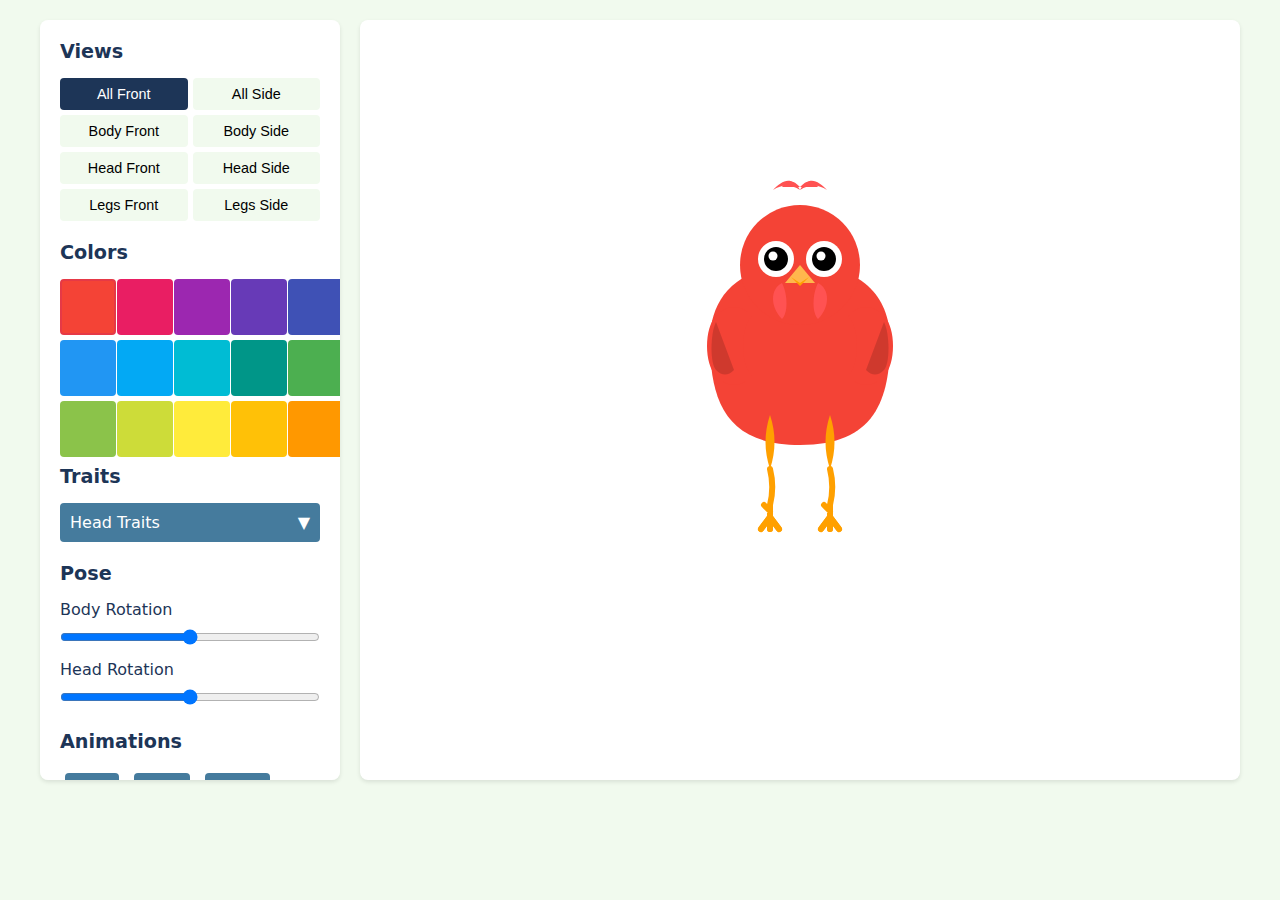
<file: character-lab.html>
<!DOCTYPE html>
<html lang="en">
<head>
    <meta charset="UTF-8">
    <meta name="viewport" content="width=device-width, initial-scale=1.0">
    <title>Chicken Character Lab</title>
    <link rel="icon" href="data:;base64,iVBORw0KGgo=">
    <style>
        :root {
            --primary-color: #457b9d;
            --secondary-color: #1d3557;
            --accent-color: #e63946;
            --light-color: #f1faee;
            --panel-bg: #ffffff;
        }

        body {
            margin: 0;
            padding: 20px;
            font-family: system-ui, -apple-system, sans-serif;
            background-color: var(--light-color);
        }

        .container {
            display: grid;
            grid-template-columns: 300px 1fr;
            gap: 20px;
            max-width: 1200px;
            margin: 0 auto;
        }

        .controls {
            background: var(--panel-bg);
            padding: 20px;
            border-radius: 8px;
            box-shadow: 0 2px 4px rgba(0,0,0,0.1);
            max-height: 80vh;
            overflow-y: auto;
        }

        .preview {
            background: var(--panel-bg);
            padding: 20px;
            border-radius: 8px;
            box-shadow: 0 2px 4px rgba(0,0,0,0.1);
            display: flex;
            flex-direction: column;
        }

        h2 {
            margin-top: 0;
            margin-bottom: 15px;
            font-size: 1.2em;
            color: var(--secondary-color);
        }

        .control-group {
            margin-bottom: 20px;
        }

        .color-picker {
            display: grid;
            grid-template-columns: repeat(5, 1fr);
            gap: 5px;
        }

        .color-swatch {
            width: 100%;
            aspect-ratio: 1;
            border-radius: 4px;
            cursor: pointer;
            border: 2px solid transparent;
            transition: all 0.2s;
        }

        .color-swatch:hover {
            transform: scale(1.1);
        }

        .color-swatch.active {
            border-color: var(--accent-color);
        }

        .button-grid {
            display: grid;
            grid-template-columns: repeat(2, 1fr);
            gap: 5px;
        }

        .view-button {
            padding: 8px;
            border: none;
            background: var(--light-color);
            border-radius: 4px;
            cursor: pointer;
            font-size: 0.9em;
            transition: all 0.2s;
        }

        .view-button:hover {
            background: var(--primary-color);
            color: white;
        }

        .view-button.active {
            background: var(--secondary-color);
            color: white;
        }

        .slider-group {
            margin: 10px 0;
        }

        .slider-group label {
            display: block;
            margin-bottom: 5px;
            color: var(--secondary-color);
        }

        .slider-control {
            width: 100%;
            margin: 5px 0;
        }

        .anim-button {
            padding: 8px 16px;
            border: none;
            background: var(--primary-color);
            color: white;
            border-radius: 4px;
            cursor: pointer;
            margin: 5px;
            transition: all 0.2s;
        }

        .anim-button:hover {
            background: var(--secondary-color);
        }

        #chicken-canvas {
            width: 100%;
            height: 600px;
            background: white;
        }

        .debug-grid {
            opacity: 0.2;
        }

        /* Accordion Styles */
        .accordion {
            margin-bottom: 10px;
        }

        .accordion-header {
            background: var(--primary-color);
            color: white;
            padding: 10px;
            border-radius: 4px;
            cursor: pointer;
            display: flex;
            justify-content: space-between;
            align-items: center;
        }

        .accordion-header:hover {
            background: var(--secondary-color);
        }

        .accordion-content {
            padding: 10px;
            border: 1px solid #ddd;
            border-top: none;
            border-radius: 0 0 4px 4px;
            display: none;
        }

        .accordion-content.active {
            display: block;
        }

        .trait-group {
            margin: 10px 0;
        }

        .trait-group label {
            display: block;
            margin-bottom: 5px;
            color: var(--secondary-color);
            font-size: 0.9em;
        }

        .trait-button {
            padding: 6px;
            border: 1px solid var(--primary-color);
            background: white;
            border-radius: 4px;
            cursor: pointer;
            font-size: 0.8em;
            transition: all 0.2s;
        }

        .trait-button:hover {
            background: var(--primary-color);
            color: white;
        }

        .trait-button.active {
            background: var(--secondary-color);
            color: white;
            border-color: var(--secondary-color);
        }

        .trait-catalog-button {
            display: block;
            width: 100%;
            padding: 8px;
            margin-top: 5px;
            background: var(--accent-color);
            color: white;
            border: none;
            border-radius: 4px;
            cursor: pointer;
            font-size: 0.9em;
            transition: all 0.2s;
        }

        .trait-catalog-button:hover {
            opacity: 0.9;
        }

        /* Modal Styles */
        .trait-modal {
            position: fixed;
            top: 0;
            left: 0;
            width: 100%;
            height: 100%;
            background: rgba(0,0,0,0.7);
            display: flex;
            justify-content: center;
            align-items: center;
            z-index: 1000;
        }

        .trait-modal-content {
            background: white;
            border-radius: 8px;
            width: 80%;
            max-width: 800px;
            max-height: 80vh;
            overflow-y: auto;
            padding: 20px;
        }

        .trait-modal-header {
            display: flex;
            justify-content: space-between;
            align-items: center;
            margin-bottom: 20px;
        }

        .trait-modal-close {
            background: var(--accent-color);
            color: white;
            border: none;
            width: 30px;
            height: 30px;
            border-radius: 50%;
            font-size: 1.2em;
            cursor: pointer;
        }

        .trait-grid {
            display: grid;
            grid-template-columns: repeat(auto-fill, minmax(180px, 1fr));
            gap: 15px;
        }

        .trait-card {
            background: white;
            border-radius: 8px;
            padding: 15px;
            cursor: pointer;
            transition: all 0.2s;
            display: flex;
            flex-direction: column;
            align-items: center;
            text-align: center;
            border: 2px solid transparent;
            box-shadow: 0 2px 5px rgba(0,0,0,0.1);
        }

        .trait-card:hover {
            transform: translateY(-5px);
            box-shadow: 0 5px 15px rgba(0,0,0,0.15);
        }

        .trait-card.active {
            border-color: var(--accent-color);
            background: rgba(230, 57, 70, 0.05);
        }

        .trait-card.not-live {
            opacity: 0.6;
            cursor: not-allowed;
        }

        .trait-card .trait-preview {
            font-size: 32px;
            margin-bottom: 10px;
            height: 60px;
            display: flex;
            align-items: center;
            justify-content: center;
        }

        .trait-card .trait-name {
            font-weight: bold;
            margin-bottom: 5px;
            color: var(--secondary-color);
        }

        .trait-card .trait-description {
            font-size: 0.9em;
            color: #666;
            margin-bottom: 8px;
        }

        .trait-card .trait-status {
            background: #f8d7da;
            color: #721c24;
            padding: 2px 8px;
            border-radius: 12px;
            font-size: 0.75em;
            margin-top: 5px;
        }

        .trait-preview-box {
            border: 1px solid #ddd;
            padding: 10px;
            margin: 5px 0;
            border-radius: 4px;
            display: flex;
            align-items: center;
            cursor: pointer;
            transition: all 0.2s;
        }

        .trait-preview-box:hover {
            background: var(--light-color);
            transform: translateY(-1px);
            box-shadow: 0 2px 4px rgba(0,0,0,0.1);
        }

        .trait-preview-box.active {
            border-color: var(--accent-color);
            background: rgba(230, 57, 70, 0.1);
        }

        .trait-preview-info {
            flex: 1;
        }

        .trait-preview-name {
            font-weight: bold;
            margin-bottom: 2px;
            color: var(--secondary-color);
        }

        .trait-preview-description {
            font-size: 0.8em;
            color: #666;
        }

        .trait-preview-count {
            font-size: 0.8em;
            color: var(--accent-color);
            margin-left: 8px;
        }

        .trait-modal-grid {
            display: grid;
            grid-template-columns: repeat(auto-fill, minmax(250px, 1fr));
            gap: 15px;
            padding: 15px;
        }

        .trait-search {
            width: 100%;
            padding: 8px;
            margin-bottom: 15px;
            border: 1px solid #ddd;
            border-radius: 4px;
        }

        .trait-header {
            display: flex;
            justify-content: space-between;
            align-items: center;
            margin-bottom: 8px;
        }

        .trait-title {
            font-weight: bold;
            color: var(--secondary-color);
        }

        .trait-count {
            font-size: 0.8em;
            color: var(--accent-color);
        }

        .variant-grid-container {
            position: relative;
            margin-bottom: 8px;
        }

        .variant-grid {
            display: grid;
            grid-template-rows: repeat(2, 1fr);
            grid-auto-flow: column;
            grid-auto-columns: calc(33.333% - 5.333px);
            gap: 8px;
            overflow-x: auto;
            padding-bottom: 12px;
            scroll-behavior: smooth;
            -ms-overflow-style: none;  /* Hide scrollbar IE and Edge */
            scrollbar-width: none;  /* Hide scrollbar Firefox */
        }

        /* Custom scrollbar styling */
        .variant-grid::-webkit-scrollbar {
            height: 4px;
        }

        .variant-grid::-webkit-scrollbar-track {
            background: var(--light-color);
            border-radius: 2px;
        }

        .variant-grid::-webkit-scrollbar-thumb {
            background: var(--primary-color);
            border-radius: 2px;
        }

        .variant-grid::-webkit-scrollbar-thumb:hover {
            background: var(--secondary-color);
        }

        .scroll-button {
            position: absolute;
            top: 50%;
            transform: translateY(-50%);
            width: 24px;
            height: 24px;
            border-radius: 50%;
            background: var(--primary-color);
            color: white;
            border: none;
            cursor: pointer;
            display: flex;
            align-items: center;
            justify-content: center;
            font-size: 14px;
            opacity: 0.8;
            transition: opacity 0.2s;
            z-index: 1;
        }

        .scroll-button:hover {
            opacity: 1;
        }

        .scroll-button.left {
            left: -12px;
        }

        .scroll-button.right {
            right: -12px;
        }

        .scroll-button.hidden {
            display: none;
        }

        .variant-box {
            border: 1px solid #ddd;
            border-radius: 4px;
            padding: 6px;
            cursor: pointer;
            transition: all 0.2s;
            text-align: center;
            height: 100%;
            display: flex;
            flex-direction: column;
            justify-content: center;
            position: relative;
        }

        .variant-box:hover {
            background: var(--light-color);
            transform: translateY(-1px);
            box-shadow: 0 2px 4px rgba(0,0,0,0.1);
        }

        .variant-box.active {
            border-color: var(--accent-color);
            background: rgba(230, 57, 70, 0.1);
        }

        .variant-box.not-live {
            opacity: 0.6;
            cursor: not-allowed;
            background-color: #f8f8f8;
        }

        .variant-box .variant-status {
            font-size: 0.7em;
            color: #721c24;
            background: #f8d7da;
            padding: 2px 5px;
            border-radius: 10px;
            margin-top: 3px;
            display: inline-block;
        }

        .variant-preview {
            height: 40px;
            display: flex;
            justify-content: center;
            align-items: center;
            font-size: 1.2em;
            margin-bottom: 4px;
        }

        .variant-name {
            font-size: 0.8em;
            white-space: nowrap;
            overflow: hidden;
            text-overflow: ellipsis;
        }

        .view-all-button {
            width: 100%;
            padding: 8px;
            background: var(--light-color);
            border: 1px solid var(--primary-color);
            color: var(--primary-color);
            border-radius: 4px;
            cursor: pointer;
            font-size: 0.9em;
            transition: all 0.2s;
            margin-bottom: 12px;
        }

        .view-all-button:hover {
            background: var(--primary-color);
            color: white;
        }

        /* Remove SVG Editor Modal Styles */
        .svg-editor-modal,
        .svg-editor-content,
        .svg-editor-header,
        .svg-editor-title,
        .svg-editor-actions,
        .svg-editor-btn,
        .svg-editor-btn.primary,
        .svg-editor-btn.secondary,
        .svg-editor-main,
        .svg-editor-properties {
            display: none;
        }

        .tool-group {
            margin-bottom: 20px;
        }

        .tool-group-title {
            font-size: 0.9em;
            color: #888;
            margin-bottom: 10px;
            text-transform: uppercase;
        }

        .tool-btn {
            display: flex;
            align-items: center;
            gap: 8px;
            width: 100%;
            padding: 8px;
            background: #3d3d3d;
            border: none;
            border-radius: 4px;
            color: white;
            cursor: pointer;
            margin-bottom: 5px;
            transition: all 0.2s;
        }

        .tool-btn:hover {
            background: #4d4d4d;
        }

        .tool-btn.active {
            background: var(--accent-color);
        }

        .property-group {
            margin-bottom: 20px;
        }

        .property-label {
            font-size: 0.9em;
            color: #888;
            margin-bottom: 5px;
        }

        .property-input {
            width: 100%;
            padding: 8px;
            background: #3d3d3d;
            border: 1px solid #4d4d4d;
            border-radius: 4px;
            color: white;
            font-family: monospace;
        }

        .property-input:focus {
            outline: none;
            border-color: var(--accent-color);
        }

        .view-toggle {
            display: flex;
            gap: 1px;
            background: #3d3d3d;
            padding: 2px;
            border-radius: 4px;
            margin-bottom: 15px;
        }

        .view-toggle-btn {
            flex: 1;
            padding: 8px;
            background: none;
            border: none;
            color: white;
            cursor: pointer;
            border-radius: 3px;
        }

        .view-toggle-btn.active {
            background: var(--accent-color);
        }

        .code-editor {
            width: 100%;
            height: 200px;
            background: #1e1e1e;
            border: 1px solid #3d3d3d;
            border-radius: 4px;
            color: white;
            font-family: monospace;
            padding: 10px;
            resize: vertical;
        }

        .code-editor:focus {
            outline: none;
            border-color: var(--accent-color);
        }

        .edit-trait-btn {
            position: absolute;
            top: 5px;
            right: 5px;
            background: rgba(0,0,0,0.5);
            border: none;
            border-radius: 4px;
            padding: 4px;
            cursor: pointer;
            opacity: 0;
            transition: opacity 0.2s;
            z-index: 1;
        }

        .variant-box:hover .edit-trait-btn,
        .trait-card:hover .edit-trait-btn {
            opacity: 1;
        }

        .edit-trait-btn:hover {
            background: rgba(0,0,0,0.8);
        }

        /* Add new CSS for trait catalog modal */
        #trait-catalog {
            position: fixed;
            top: 0;
            left: 0;
            width: 100%;
            height: 100%;
            background: rgba(0, 0, 0, 0.75);
            z-index: 1000;
            display: none;
            overflow-y: auto;
            padding: 20px;
            box-sizing: border-box;
        }

        .catalog-content {
            background: var(--panel-bg);
            max-width: 900px;
            margin: 40px auto;
            border-radius: 8px;
            overflow: hidden;
            box-shadow: 0 5px 15px rgba(0, 0, 0, 0.3);
            display: flex;
            flex-direction: column;
            max-height: calc(100vh - 80px);
        }

        .catalog-header {
            padding: 15px 20px;
            background: var(--primary-color);
            color: white;
            display: flex;
            justify-content: space-between;
            align-items: center;
        }

        .catalog-header h2 {
            margin: 0;
            color: white;
        }

        .close-catalog {
            background: none;
            border: none;
            color: white;
            font-size: 24px;
            cursor: pointer;
            padding: 0 5px;
            line-height: 1;
            transition: all 0.2s;
        }

        .close-catalog:hover {
            transform: scale(1.2);
        }

        .trait-grid {
            display: grid;
            grid-template-columns: repeat(auto-fill, minmax(200px, 1fr));
            gap: 15px;
            padding: 20px;
            overflow-y: auto;
        }

        .trait-card .trait-badge {
            background: #dff0d8;
            color: #3c763d;
            padding: 2px 8px;
            border-radius: 12px;
            font-size: 0.75em;
            margin-top: 5px;
            display: inline-block;
        }

        .variant-box .trait-badge {
            font-size: 0.7em;
            color: #3c763d;
            background: #dff0d8;
            padding: 2px 5px;
            border-radius: 10px;
            margin-top: 3px;
            display: inline-block;
        }
    </style>
</head>
<body>
    <div class="container">
        <div class="controls">
            <div class="control-group">
                <h2>Views</h2>
                <div class="button-grid">
                    <button id="all-front" class="view-button active">All Front</button>
                    <button id="all-side" class="view-button">All Side</button>
                    <button id="body-front" class="view-button">Body Front</button>
                    <button id="body-side" class="view-button">Body Side</button>
                    <button id="head-front" class="view-button">Head Front</button>
                    <button id="head-side" class="view-button">Head Side</button>
                    <button id="legs-front" class="view-button">Legs Front</button>
                    <button id="legs-side" class="view-button">Legs Side</button>
                </div>
            </div>

            <div class="control-group">
                <h2>Colors</h2>
                <div id="body-colors" class="color-picker"></div>
            </div>

            <div class="control-group">
                <h2>Traits</h2>
                <div id="trait-accordions">
                    <!-- Dynamically populated by JS -->
                </div>
            </div>

            <div class="control-group">
                <h2>Pose</h2>
                <div class="slider-group">
                    <label>Body Rotation</label>
                    <input type="range" id="body-rotation" class="slider-control" min="-180" max="180" value="0">
                </div>
                
                <div class="slider-group">
                    <label>Head Rotation</label>
                    <input type="range" id="head-rotation" class="slider-control" min="-45" max="45" value="0">
                </div>
            </div>

            <div class="control-group">
                <h2>Animations</h2>
                <button id="anim-idle" class="anim-button">Idle</button>
                <button id="anim-run" class="anim-button">Run</button>
                <button id="anim-jump" class="anim-button">Jump</button>
                <button id="anim-trip" class="anim-button">Trip</button>
            </div>
        </div>

        <div class="preview">
            <svg id="chicken-canvas" viewBox="0 0 100 100"></svg>
        </div>
    </div>

    <script src="src/js/animation-data.js"></script>
    <script type="module" src="src/js/trait-db.js"></script>
    <script type="module" src="src/js/svg-utils.js"></script>
    <script type="module" src="src/js/trait-loader.js"></script>
    <script type="module" src="src/js/character-lab-adapter.js"></script>
    <script type="module" src="src/js/trait-db-manager.js"></script>
    <script type="module" src="src/js/trait-editor.js"></script>
    <script type="module" src="src/js/init-trait-editor.js"></script>
    <script type="module" src="src/js/character-lab.js"></script>
    <script>
        // Accordion functionality
        document.addEventListener('DOMContentLoaded', () => {
            document.querySelectorAll('.accordion-header').forEach(header => {
                header.addEventListener('click', () => {
                    const content = header.nextElementSibling;
                    content.classList.toggle('active');
                    
                    // Update icon
                    const icon = header.querySelector('.accordion-icon');
                    icon.textContent = content.classList.contains('active') ? '▼' : '►';
                });
            });
        });
    </script>
</body>
</html>
</file>
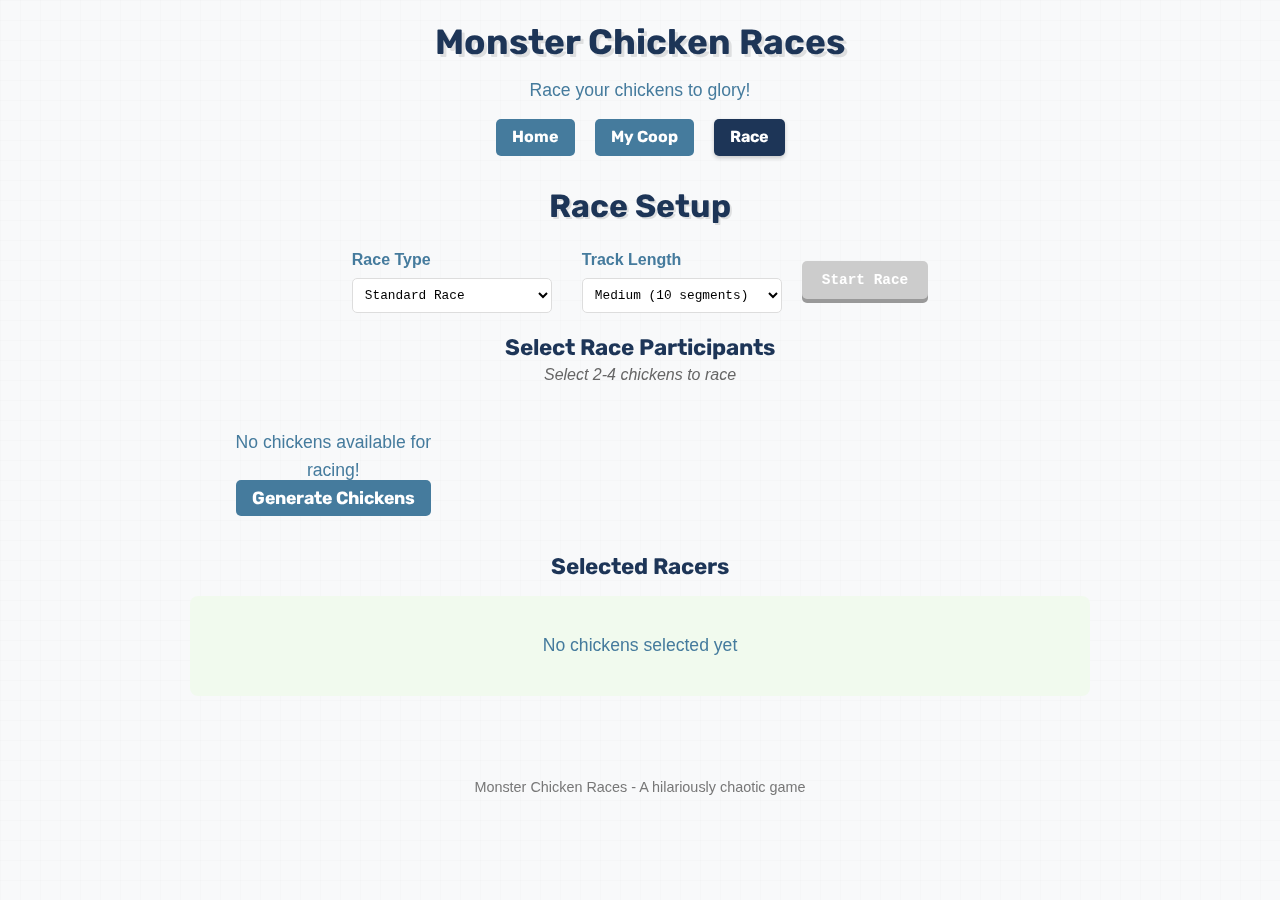
<file: race.html>
<!DOCTYPE html>
<html lang="en">
<head>
    <meta charset="UTF-8">
    <meta name="viewport" content="width=device-width, initial-scale=1.0">
    <title>Race Track - Monster Chicken Races</title>
    <link rel="stylesheet" href="src/css/styles.css">
    <link rel="stylesheet" href="src/css/race.css">
</head>
<body>
    <div class="container">
        <header>
            <h1>Monster Chicken Races</h1>
            <p>Race your chickens to glory!</p>
            <nav>
                <a href="index.html" class="nav-button">Home</a>
                <a href="coop.html" class="nav-button">My Coop</a>
                <a href="race.html" class="nav-button active">Race</a>
            </nav>
        </header>

        <main>
            <section id="race-setup">
                <h2>Race Setup</h2>
                <div class="race-controls">
                    <div class="race-options">
                        <div class="form-group">
                            <label for="race-type">Race Type</label>
                            <select id="race-type">
                                <option value="standard">Standard Race</option>
                                <option value="chaos">Chaos Race</option>
                                <option value="endurance">Endurance Race</option>
                            </select>
                        </div>
                        <div class="form-group">
                            <label for="track-length">Track Length</label>
                            <select id="track-length">
                                <option value="short">Short (5 segments)</option>
                                <option value="medium" selected>Medium (10 segments)</option>
                                <option value="long">Long (15 segments)</option>
                            </select>
                        </div>
                    </div>
                    <button id="start-race" disabled>Start Race</button>
                </div>
                
                <div id="race-participants">
                    <h3>Select Race Participants</h3>
                    <p class="help-text">Select 2-4 chickens to race</p>
                    <div id="available-chickens" class="chicken-selection-grid">
                        <!-- Available chickens will be loaded here -->
                        <div id="no-chickens-message" class="hidden">
                            <p>No chickens available for racing!</p>
                            <a href="index.html" class="nav-button">Generate Chickens</a>
                        </div>
                    </div>
                    
                    <h3>Selected Racers</h3>
                    <div id="selected-racers" class="selected-racers-container">
                        <p id="no-racers-message">No chickens selected yet</p>
                    </div>
                </div>
            </section>
            
            <section id="race-track" class="hidden">
                <h2>Race In Progress</h2>
                <div class="race-content">
                    <div class="track-container">
                        <div class="race-track">
                            <div class="lane-labels">
                                <!-- Lane labels will be added here -->
                            </div>
                            <div class="track-lanes">
                                <!-- Race lanes will be added here -->
                            </div>
                            <div class="finish-line"></div>
                        </div>
                        <div class="race-controls">
                            <button id="reset-race">Back to Setup</button>
                        </div>
                    </div>
                    
                    <div id="race-events" class="race-events">
                        <h3>Race Events</h3>
                        <div id="events-log" class="events-log"></div>
                    </div>
                    
                    <div id="race-results" class="race-results hidden">
                        <h3>Race Results</h3>
                        <ol id="results-list" class="results-list">
                            <!-- Results will be added here -->
                        </ol>
                        <button id="save-results">Save Results</button>
                    </div>
                </div>
            </section>
        </main>

        <footer>
            <p>Monster Chicken Races - A hilariously chaotic game</p>
        </footer>
    </div>

    <script src="src/js/chicken-generator.js"></script>
    <script src="src/js/race-simulator.js"></script>
    <script src="src/js/race.js"></script>
</body>
</html>
</file>
<file: src/css/styles.css>
/* Import a retro game font */
@import url('https://fonts.googleapis.com/css2?family=Rubik:wght@400;700&display=swap');

/* Global styles */
* {
    box-sizing: border-box;
    margin: 0;
    padding: 0;
}

body {
    font-family: 'Arial', sans-serif;
    line-height: 1.6;
    color: #333;
    background-color: #f8f9fa;
}

h1, h2, h3, h4, button, .nav-button {
    font-family: 'Rubik', sans-serif;
    font-weight: 700;
    line-height: 1.3;
}

.container {
    max-width: 1200px;
    margin: 0 auto;
    padding: 20px;
}

/* Header styles */
header {
    text-align: center;
    margin-bottom: 30px;
}

header h1 {
    color: #1d3557;
    margin-bottom: 10px;
    font-size: 2.2rem;
    text-shadow: 3px 3px 0px rgba(0, 0, 0, 0.1);
}

header p {
    color: #457b9d;
    font-size: 1.1rem;
}

/* Main content */
main {
    display: flex;
    flex-direction: column;
    align-items: center;
}

section {
    margin-bottom: 40px;
    width: 100%;
}

/* Chicken generator section */
#chicken-generator {
    display: flex;
    flex-direction: column;
    align-items: center;
    gap: 20px;
    width: 100%;
    max-width: 500px;
}

.upload-container {
    width: 100%;
    margin-bottom: 10px;
}

.upload-button {
    display: block;
    width: 100%;
    padding: 15px;
    background-color: #457b9d;
    color: white;
    text-align: center;
    border-radius: 5px;
    cursor: pointer;
    font-weight: bold;
    transition: background-color 0.3s;
}

.upload-button:hover {
    background-color: #1d3557;
}

#generate-button {
    padding: 12px 30px;
    background-color: #e63946;
    color: white;
    border: none;
    border-radius: 5px;
    font-size: 1.1rem;
    font-weight: bold;
    cursor: pointer;
    transition: all 0.3s;
}

#generate-button:disabled {
    background-color: #ccc;
    cursor: not-allowed;
}

#generate-button:hover:not(:disabled) {
    transform: scale(1.05);
    background-color: #d1313e;
}

/* Chicken display section */
#chicken-display {
    width: 100%;
    max-width: 500px;
    text-align: center;
}

.hidden {
    display: none !important;
}

.chicken-card {
    background-color: white;
    border-radius: 10px;
    padding: 20px;
    box-shadow: 0 4px 8px rgba(0, 0, 0, 0.1);
    margin-bottom: 20px;
}

.chicken-card h2 {
    color: #1d3557;
    margin-bottom: 15px;
    font-size: 1.8rem;
}

.chicken-image-container {
    position: relative;
    width: 100%;
    height: 200px;
    margin-bottom: 20px;
    background-color: #f1faee;
    border-radius: 5px;
    overflow: hidden;
}

#chicken-image {
    width: 100%;
    height: 100%;
    object-fit: contain;
    opacity: 0.4;
}

#chicken-sprite {
    position: absolute;
    top: 50%;
    left: 50%;
    transform: translate(-50%, -50%);
    width: 100px;
    height: 100px;
}

/* Chicken stats */
.chicken-stats {
    padding: 10px;
}

.stat-row {
    margin-bottom: 15px;
}

.stat {
    display: flex;
    align-items: center;
    gap: 10px;
}

.stat-label {
    flex: 0 0 100px;
    text-align: right;
    font-weight: bold;
    color: #457b9d;
}

.stat-bar {
    flex: 1;
    height: 15px;
    background-color: #eee;
    border-radius: 10px;
    overflow: hidden;
}

.stat-fill {
    height: 100%;
    background-color: #a8dadc;
    width: 0%;
    transition: width 1s ease-in-out;
}

.stat-value {
    flex: 0 0 30px;
    font-weight: bold;
}

#save-chicken {
    padding: 12px 30px;
    background-color: #2a9d8f;
    color: white;
    border: none;
    border-radius: 5px;
    font-size: 1.1rem;
    font-weight: bold;
    cursor: pointer;
    transition: all 0.3s;
}

#save-chicken:hover {
    transform: scale(1.05);
    background-color: #238479;
}

/* Footer */
footer {
    text-align: center;
    margin-top: 40px;
    color: #777;
    font-size: 0.9rem;
}
</file>
<file: src/css/race.css>
/* Race page specific styles */

/* Navigation - matching coop.css */
nav {
    margin-top: 15px;
    display: flex;
    justify-content: center;
    gap: 20px;
}

.nav-button {
    padding: 8px 16px;
    background-color: #457b9d;
    color: white;
    text-decoration: none;
    border-radius: 5px;
    font-weight: bold;
    transition: all 0.3s;
}

.nav-button:hover {
    background-color: #1d3557;
    transform: translateY(-2px);
}

.nav-button.active {
    background-color: #1d3557;
    box-shadow: 0 2px 4px rgba(0, 0, 0, 0.2);
}

/* Race setup section */
#race-setup {
    width: 100%;
    max-width: 900px;
    text-align: center;
}

#race-setup h2 {
    color: #1d3557;
    margin-bottom: 20px;
    font-size: 2rem;
    text-shadow: 2px 2px 0px rgba(0, 0, 0, 0.1);
}

#race-setup h3 {
    color: #1d3557;
    margin: 20px 0 10px;
    font-size: 1.4rem;
}

.race-controls {
    display: flex;
    justify-content: space-between;
    align-items: center;
    margin-bottom: 20px;
}

.race-options {
    display: flex;
    gap: 30px;
}

.form-group {
    text-align: left;
}

.form-group label {
    display: block;
    margin-bottom: 5px;
    font-weight: bold;
    color: #457b9d;
}

.form-group select {
    padding: 8px;
    border: 1px solid #ddd;
    border-radius: 5px;
    background-color: white;
    min-width: 200px;
    font-family: 'Press Start 2P', 'Courier New', monospace;
    font-size: 0.8rem;
}

#start-race {
    padding: 10px 20px;
    background-color: #e63946;
    color: white;
    border: none;
    border-radius: 5px;
    font-weight: bold;
    cursor: pointer;
    transition: all 0.3s;
    font-family: 'Press Start 2P', 'Courier New', monospace;
    font-size: 0.9rem;
    box-shadow: 0 4px 0 #b02a33;
}

#start-race:hover:not(:disabled) {
    transform: translateY(-2px);
    box-shadow: 0 6px 0 #b02a33;
}

#start-race:active:not(:disabled) {
    transform: translateY(2px);
    box-shadow: 0 2px 0 #b02a33;
}

#start-race:disabled {
    background-color: #ccc;
    cursor: not-allowed;
    box-shadow: 0 4px 0 #999;
}

/* Available chickens grid */
#available-chickens {
    display: grid;
    grid-template-columns: repeat(auto-fill, minmax(230px, 1fr));
    gap: 20px;
    margin-top: 20px;
}

.chicken-select-item {
    background-color: white;
    border-radius: 8px;
    padding: 15px;
    box-shadow: 0 2px 5px rgba(0, 0, 0, 0.1), 0 0 0 4px rgba(0, 0, 0, 0.05) inset;
    transition: transform 0.3s, box-shadow 0.3s;
    cursor: pointer;
    position: relative;
    border: 2px solid #e9ecef;
}

.chicken-select-item:hover {
    transform: translateY(-5px);
    box-shadow: 0 5px 15px rgba(0, 0, 0, 0.1), 0 0 0 4px rgba(0, 0, 0, 0.05) inset;
    border-color: #457b9d;
}

.chicken-thumb {
    position: relative;
    width: 100%;
    height: 120px;
    background-color: #f1faee;
    border-radius: 5px;
    overflow: hidden;
    margin-bottom: 10px;
}

.chicken-thumb .sprite-container {
    width: 100%;
    height: 100%;
    display: flex;
    align-items: center;
    justify-content: center;
}

.chicken-info h4 {
    color: #1d3557;
    margin-bottom: 5px;
    font-size: 1.1rem;
    white-space: nowrap;
    overflow: hidden;
    text-overflow: ellipsis;
}

.chicken-info .stats {
    font-size: 0.9rem;
    color: #457b9d;
}

.chicken-badge {
    position: absolute;
    top: 10px;
    right: 10px;
    width: 30px;
    height: 30px;
    border-radius: 50%;
    background-color: #ffd700;
    color: #333;
    display: flex;
    justify-content: center;
    align-items: center;
    font-size: 0.8rem;
    font-weight: bold;
}

.selected-racers-container {
    display: flex;
    flex-wrap: wrap;
    gap: 15px;
    margin-top: 15px;
    min-height: 100px;
    background-color: #f1faee;
    border-radius: 8px;
    padding: 15px;
    justify-content: center;
}

.selected-racer {
    display: flex;
    align-items: center;
    background-color: white;
    border-radius: 8px;
    padding: 10px 15px;
    box-shadow: 0 2px 5px rgba(0, 0, 0, 0.1);
    min-width: 200px;
    position: relative;
}

.selected-racer .chicken-thumb {
    width: 50px;
    height: 50px;
    margin-right: 10px;
    margin-bottom: 0;
}

.selected-racer h4 {
    font-size: 1rem;
    margin: 0;
    color: #1d3557;
}

.remove-racer {
    position: absolute;
    top: 5px;
    right: 5px;
    width: 25px;
    height: 25px;
    border-radius: 50%;
    border: none;
    background-color: #e63946;
    color: white;
    font-size: 16px;
    display: flex;
    justify-content: center;
    align-items: center;
    cursor: pointer;
}

.help-text {
    color: #666;
    font-style: italic;
    margin-top: -10px;
    margin-bottom: 20px;
}

#no-racers-message, #no-chickens-message {
    padding: 20px;
    color: #457b9d;
    font-size: 1.1rem;
}

.hidden {
    display: none !important;
}

/* ---------- TWITCH-STYLE RACE LAYOUT ---------- */

/* Race track layout container */
#race-track {
    margin-top: 30px;
    width: 100%;
    max-width: 1200px; /* Wider layout */
    box-sizing: border-box;
}

#race-track h2 {
    color: #1d3557;
    margin-bottom: 20px;
    font-size: 2rem;
    text-align: center;
    text-shadow: 2px 2px 0px rgba(0, 0, 0, 0.1);
}

/* Main race content grid layout */
.race-content {
    display: grid;
    grid-template-columns: 1fr 300px;
    gap: 20px;
    margin-bottom: 30px;
}

.track-container {
    margin-top: 0;
    grid-column: 1;
}

/* Larger race track */
.race-track {
    position: relative;
    width: 100%;
    height: 100%;
    min-height: 300px;
    background-color: #f1faee;
    border-radius: 5px;
    overflow: hidden;
    /* Create a subtle grid pattern */
    background-image: linear-gradient(to right, rgba(0, 0, 0, 0.05) 1px, transparent 1px),
                      linear-gradient(to bottom, rgba(0, 0, 0, 0.05) 1px, transparent 1px);
    background-size: 50px 50px;
}

/* Remove or update the ::before element that might be creating the dotted line */
.race-track::before {
    content: "";
    position: absolute;
    top: 0;
    bottom: 0;
    width: 100%;
    height: 100%;
    z-index: 1;
    /* Remove any dotted/dashed borders */
    border: none;
    /* Add subtle horizontal lines for lane separation */
    background-image: linear-gradient(to bottom, transparent, transparent 49.5%, rgba(0, 0, 0, 0.1) 49.5%, rgba(0, 0, 0, 0.1) 50.5%, transparent 50.5%, transparent);
    background-size: 100% 25%; /* for 4 lanes */
    pointer-events: none;
}

.race-lane {
    position: relative;
    height: 25%; /* Each lane takes 25% of the height */
    border-bottom: 1px solid rgba(0, 0, 0, 0.07); /* Subtle lane divider */
    overflow: visible;
}

.race-lane:last-child {
    border-bottom: none;
}

/* Retro-style lane backgrounds */
.race-track::before {
    content: '';
    position: absolute;
    top: 0;
    left: 0;
    right: 0;
    bottom: 0;
    background-image: repeating-linear-gradient(
        90deg, 
        transparent, 
        transparent 20px, 
        rgba(0, 0, 0, 0.05) 20px, 
        rgba(0, 0, 0, 0.05) 40px
    );
    pointer-events: none;
    z-index: 1;
}

/* Improved finish line */
.finish-line {
    position: absolute;
    right: 0;
    top: 0;
    bottom: 0;
    width: 10px;
    background-image: repeating-linear-gradient(
        0deg,
        #000,
        #000 10px,
        #fff 10px,
        #fff 20px
    );
    z-index: 6;
}

.finish-line::before {
    content: '🏁';
    position: absolute;
    top: -30px;
    left: -10px;
    font-size: 30px;
    z-index: 10;
}

/* Improved lane labels and track layout */
.lane-labels {
    position: absolute;
    top: 0;
    bottom: 0;
    left: 0;
    width: 120px; /* Increase width from default */
    display: flex;
    flex-direction: column;
    justify-content: space-evenly;
    background-color: rgba(29, 53, 87, 0.8);
    border-right: 2px solid #1d3557;
    z-index: 10;
}

.lane-label {
    color: white;
    padding: 5px 10px;
    font-size: 0.9rem;
    text-align: left;
    white-space: nowrap;
    overflow: hidden;
    text-overflow: ellipsis;
}

.track-lanes {
    margin-left: 120px; /* Match the width of lane-labels */
    width: calc(100% - 120px); /* Adjust width to account for labels */
    height: 100%;
    position: relative;
}

/* CRITICAL FIX: Ensure chicken racers can actually move with priority styles */
.chicken-racer {
    position: absolute;
    top: 50%;
    transform: translateY(-50%);
    left: 0; /* Starting position */
    width: 60px;
    height: 60px;
    background-color: rgba(255, 255, 255, 0.7);
    border-radius: 50%;
    display: flex;
    align-items: center;
    justify-content: center;
    box-shadow: 0 3px 10px rgba(0, 0, 0, 0.2);
    z-index: 2;
    /* Improve transitions for smoother movement */
    transition: left 0.6s cubic-bezier(0.25, 0.1, 0.25, 1), transform 0.3s ease;
    will-change: left, transform;
    /* Fix flickering */
    backface-visibility: hidden;
    -webkit-font-smoothing: subpixel-antialiased;
}

/* Player positions overlay */
.player-positions {
    position: absolute;
    top: 10px;
    right: 20px;
    background-color: rgba(29, 53, 87, 0.8);
    border-radius: 8px;
    padding: 10px;
    color: white;
    font-size: 0.8rem;
    z-index: 20;
    box-shadow: 0 2px 5px rgba(0, 0, 0, 0.2);
    min-width: 120px;
}

.position-item {
    display: flex;
    align-items: center;
    margin-bottom: 5px;
}

.position-item .position {
    width: 20px;
    height: 20px;
    border-radius: 50%;
    background-color: #e63946;
    color: white;
    display: flex;
    justify-content: center;
    align-items: center;
    font-size: 0.7rem;
    margin-right: 8px;
}

.position-item .name {
    font-weight: bold;
    white-space: nowrap;
    overflow: hidden;
    text-overflow: ellipsis;
    max-width: 80px;
}

/* Moving class to ensure animation works */
.chicken-racer.moving {
    /* This is removed as it causes jank */
}

@keyframes nudge {
    /* This is removed as it causes jank */
}

.chicken-racer .sprite-container {
    width: 100%;
    height: 100%;
    display: flex;
    align-items: center;
    justify-content: center;
}

.chicken-racer .sprite-container svg {
    max-width: 100%;
    max-height: 100%;
}

.transform-active {
    transition: transform 0.3s;
}

/* Twitch-style chat events */
.race-events {
    grid-column: 2;
    grid-row: 1;
    margin-bottom: 0;
    background-color: #18181b; /* Twitch dark background */
    border-radius: 8px;
    padding: 15px;
    box-shadow: 0 2px 5px rgba(0, 0, 0, 0.2);
    height: 100%;
    display: flex;
    flex-direction: column;
}

.race-events h3 {
    color: white;
    margin-bottom: 15px;
    font-size: 1.2rem;
    text-align: center;
}

.events-log {
    display: flex;
    flex-direction: column-reverse;
    background-color: rgba(30, 30, 30, 0.9);
    border-radius: 5px;
    padding: 10px;
    margin-top: 10px;
    color: white;
    font-size: 0.9em;
    overflow-y: auto;
    height: 400px; /* Increased from 300px */
    max-height: 400px;
}

/* Add a scrollbar style for the events log */
.events-log::-webkit-scrollbar {
    width: 8px;
}

.events-log::-webkit-scrollbar-track {
    background: rgba(0, 0, 0, 0.2);
    border-radius: 4px;
}

.events-log::-webkit-scrollbar-thumb {
    background: rgba(255, 255, 255, 0.3);
    border-radius: 4px;
}

.events-log::-webkit-scrollbar-thumb:hover {
    background: rgba(255, 255, 255, 0.5);
}

.event-entry {
    margin-bottom: 0;
    padding: 8px 10px;
    border-radius: 4px;
    background-color: #1f1f23;
    border-left: 3px solid #772ce8; /* Twitch purple */
    animation: fadeIn 0.3s ease-in-out, slideIn 0.3s ease-in-out;
    word-break: break-word;
    color: #efeff1; /* Twitch text color */
}

@keyframes fadeIn {
    from { opacity: 0; }
    to { opacity: 1; }
}

@keyframes slideIn {
    from { transform: translateX(10px); }
    to { transform: translateX(0); }
}

.event-entry .timestamp {
    font-size: 0.7rem;
    color: #adadb8;
    margin-right: 8px;
    font-weight: bold;
}

.event-entry.highlight {
    border-left-color: #e63946;
    background-color: rgba(230, 57, 70, 0.2);
    font-weight: bold;
}

.event-entry.positive {
    border-left-color: #4CAF50;
}

.event-entry.negative {
    border-left-color: #F44336;
}

/* Race controls under the race track */
.race-controls {
    display: flex;
    justify-content: center;
    gap: 20px;
    margin-top: 15px;
}

#reset-race {
    padding: 12px 24px;
    background-color: #457b9d;
    color: white;
    border: none;
    border-radius: 5px;
    font-weight: bold;
    cursor: pointer;
    transition: all 0.3s;
    box-shadow: 0 4px 0 #2c5d79;
    font-family: 'Press Start 2P', 'Courier New', monospace;
    font-size: 0.8rem;
}

#reset-race:hover {
    transform: translateY(-2px);
    box-shadow: 0 6px 0 #2c5d79;
}

#reset-race:active {
    transform: translateY(2px);
    box-shadow: 0 2px 0 #2c5d79;
}

/* Race results section */
.race-results {
    grid-column: 1 / -1; /* Span full width */
    background-color: #1d3557;
    border-radius: 8px;
    padding: 20px;
    box-shadow: 0 2px 5px rgba(0, 0, 0, 0.1);
    margin-bottom: 30px;
    color: white;
}

.race-results h3 {
    color: white;
    margin-bottom: 20px;
    font-size: 1.6rem;
    text-align: center;
    text-shadow: 2px 2px 0px rgba(0, 0, 0, 0.3);
}

.results-list {
    margin: 0 auto 20px;
    max-width: 600px;
    background-color: rgba(255, 255, 255, 0.1);
    padding: 20px;
    border-radius: 8px;
    list-style-position: inside;
}

.results-list li {
    margin-bottom: 15px;
    padding-bottom: 15px;
    border-bottom: 1px solid rgba(255, 255, 255, 0.2);
    font-weight: bold;
    color: white;
    display: flex;
    align-items: center;
    gap: 10px;
}

.results-list li:last-child {
    margin-bottom: 0;
    padding-bottom: 0;
    border-bottom: none;
}

.results-list li:first-child {
    color: gold;
    font-size: 1.2em;
}

.results-list li:first-child::before {
    content: '👑';
    margin-right: 10px;
}

.results-list li:nth-child(2)::before {
    content: '🥈';
    margin-right: 10px;
}

.results-list li:nth-child(3)::before {
    content: '🥉';
    margin-right: 10px;
}

.results-list .chicken-time {
    font-weight: normal;
    color: rgba(255, 255, 255, 0.7);
    margin-left: auto;
}

#save-results, #reset-race {
    padding: 10px 20px;
    background-color: #457b9d;
    color: white;
    border: none;
    border-radius: 5px;
    font-weight: bold;
    cursor: pointer;
    transition: all 0.3s;
    display: block;
    margin: 0 auto;
}

#save-results:hover, #reset-race:hover {
    background-color: #1d3557;
}

#save-results {
    background-color: #e63946;
    box-shadow: 0 4px 0 #b02a33;
    font-family: 'Press Start 2P', 'Courier New', monospace;
    font-size: 0.8rem;
    padding: 12px 24px;
}

#save-results:hover {
    background-color: #d1313e;
    transform: translateY(-2px);
    box-shadow: 0 6px 0 #b02a33;
}

#save-results:active {
    transform: translateY(2px);
    box-shadow: 0 2px 0 #b02a33;
}

/* Chaos effect animations */
@keyframes shake {
    0%, 100% { transform: translateY(-50%) translateX(0); }
    25% { transform: translateY(-50%) translateX(-7px); }
    50% { transform: translateY(-50%) rotate(-5deg); }
    75% { transform: translateY(-50%) translateX(7px); }
}

@keyframes spin {
    0% { transform: translateY(-50%) rotate(0deg); }
    100% { transform: translateY(-50%) rotate(360deg); }
}

@keyframes flash {
    0%, 50%, 100% { opacity: 1; transform: translateY(-50%) scale(1); }
    25%, 75% { opacity: 0.7; transform: translateY(-50%) scale(1.2); }
}

@keyframes dash {
    0% { filter: brightness(1); }
    50% { filter: brightness(1.5) saturate(1.5); }
    100% { filter: brightness(1); }
}

@keyframes floatUp {
    0% { transform: translateY(0); opacity: 1; }
    100% { transform: translateY(-30px); opacity: 0; }
}

.effect-shake {
    animation: shake 0.5s infinite;
    transform-origin: center center;
}

.effect-spin {
    animation: spin 0.8s infinite linear;
    transform-origin: center center;
}

.effect-flash {
    animation: flash 0.6s infinite;
    transform-origin: center center;
}

/* Event indicators */
.event-indicator {
    position: absolute;
    top: -20px;
    left: 50%;
    transform: translateX(-50%);
    background-color: rgba(0, 0, 0, 0.8);
    color: white;
    padding: 3px 8px;
    border-radius: 4px;
    animation: floatUp 1.5s forwards;
    font-weight: bold;
    font-size: 14px;
    pointer-events: none;
    box-shadow: 0 0 5px rgba(0, 0, 0, 0.3);
    z-index: 100;
}

.event-indicator.positive {
    background-color: rgba(40, 167, 69, 0.9);
}

.event-indicator.negative {
    background-color: rgba(220, 53, 69, 0.9);
}

/* Active effect indicators */
.active-effects {
    position: absolute;
    top: -10px;
    left: 50%;
    transform: translateX(-50%);
    display: flex;
    gap: 3px;
}

.effect-dot {
    width: 6px;
    height: 6px;
    border-radius: 50%;
    opacity: 0.8;
}

.effect-dot.speed {
    background-color: #FFC107; /* Yellow for speed effects */
}

.effect-dot.movement {
    background-color: #2196F3; /* Blue for movement effects */
}

/* Retro styling for headings and containers */
.container {
    position: relative;
}

.container::before {
    content: '';
    position: fixed;
    top: 0;
    left: 0;
    right: 0;
    bottom: 0;
    background-image: 
        linear-gradient(rgba(0, 0, 0, 0.01) 1px, transparent 1px),
        linear-gradient(90deg, rgba(0, 0, 0, 0.01) 1px, transparent 1px);
    background-size: 20px 20px;
    z-index: -1;
    pointer-events: none;
}

/* Responsive adjustments */
@media (max-width: 1024px) {
    .race-content {
        grid-template-columns: 1fr;
    }
    
    .race-events {
        grid-column: 1;
        grid-row: 2;
        height: 300px;
    }
}

@media (max-width: 768px) {
    .race-options {
        flex-direction: column;
        gap: 15px;
    }
    
    .race-controls {
        flex-direction: column;
        gap: 15px;
    }
    
    #available-chickens {
        grid-template-columns: repeat(auto-fill, minmax(180px, 1fr));
    }
    
    .race-lane {
        height: 60px;
    }
    
    .chicken-racer {
        width: 50px;
        height: 50px;
    }
    
    .lane-labels {
        width: 80px;
    }
    
    .track-lanes {
        padding-left: 90px;
    }
}

/* Event happening class - adds pulsing effect */
.event-happening {
    z-index: 20 !important; /* Make sure it's above other racers */
    animation: pulse 0.8s infinite alternate-reverse;
}

@keyframes pulse {
    0% { transform: translateY(-50%) scale(1); }
    100% { transform: translateY(-50%) scale(1.1); }
}

@keyframes floatUp {
    0% { opacity: 0; top: 0; }
    10% { opacity: 1; }
    90% { opacity: 1; }
    100% { opacity: 0; top: -30px; }
}
</file>
